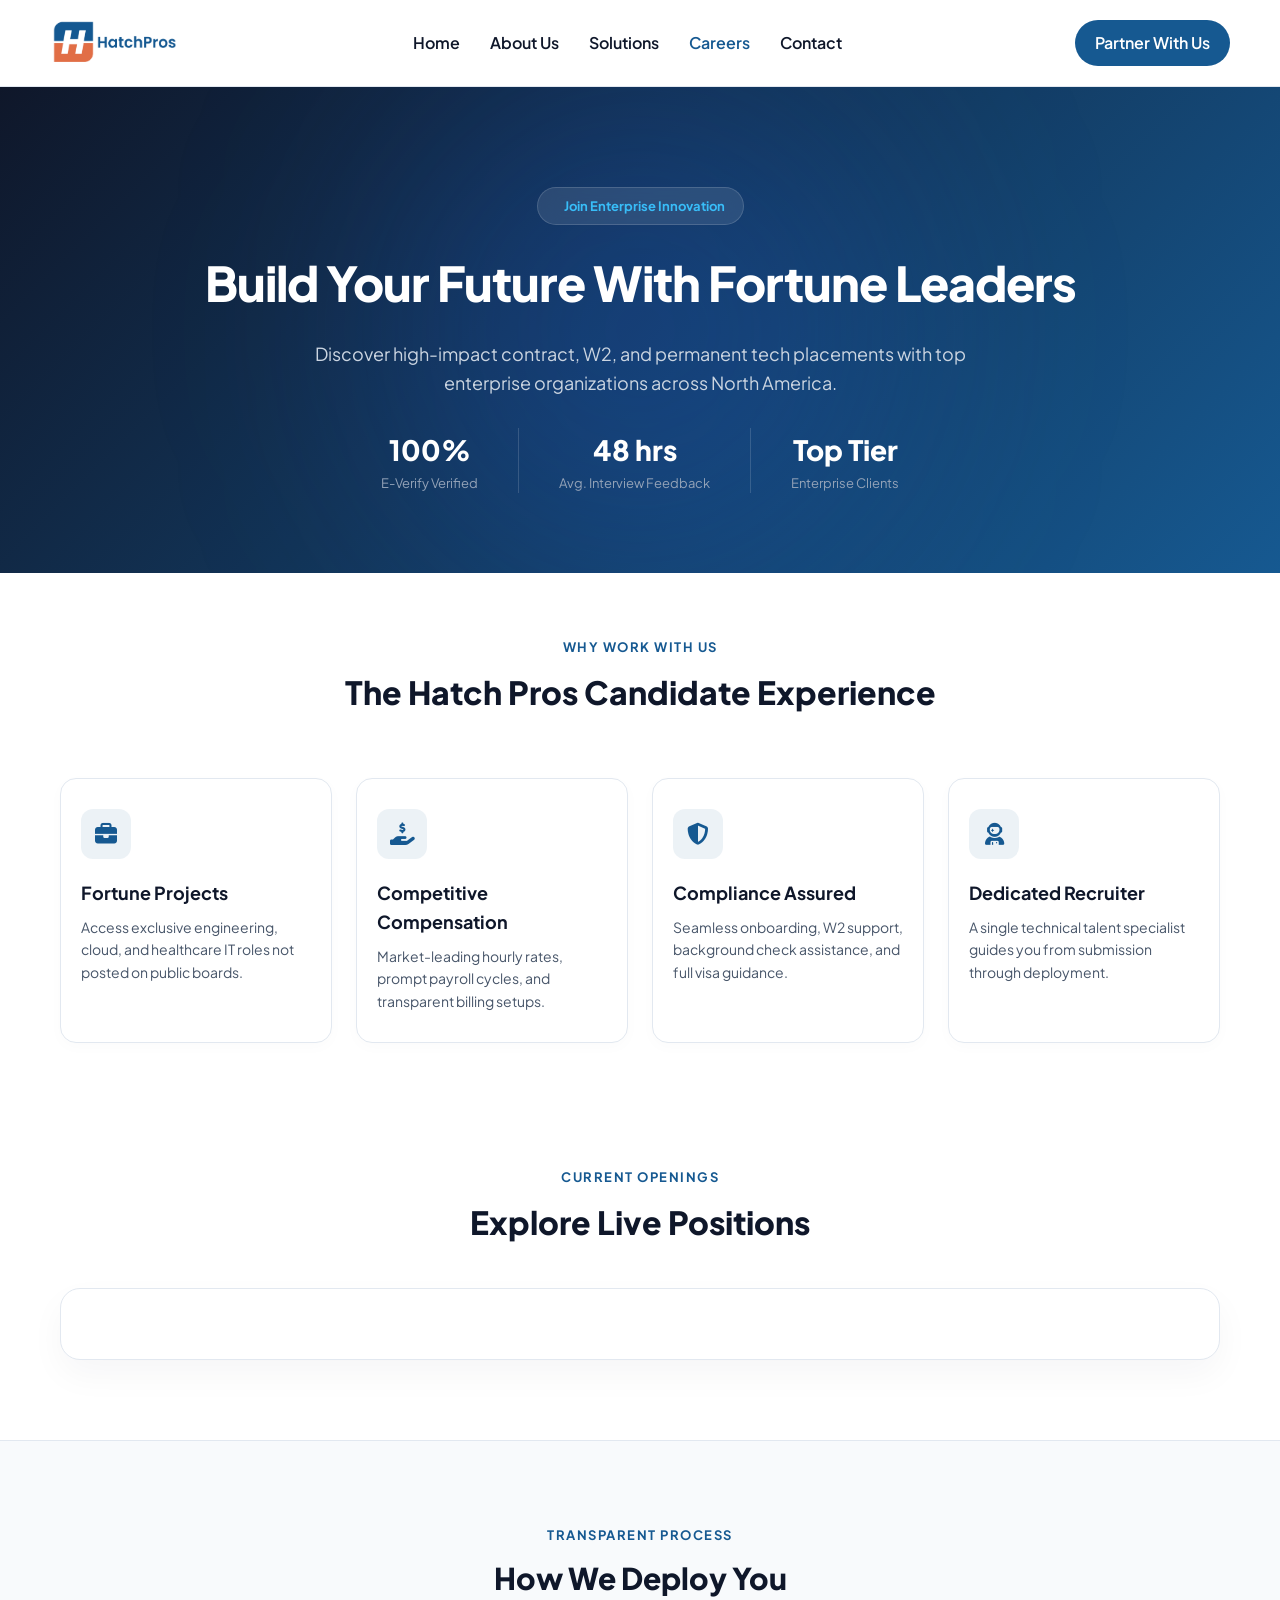
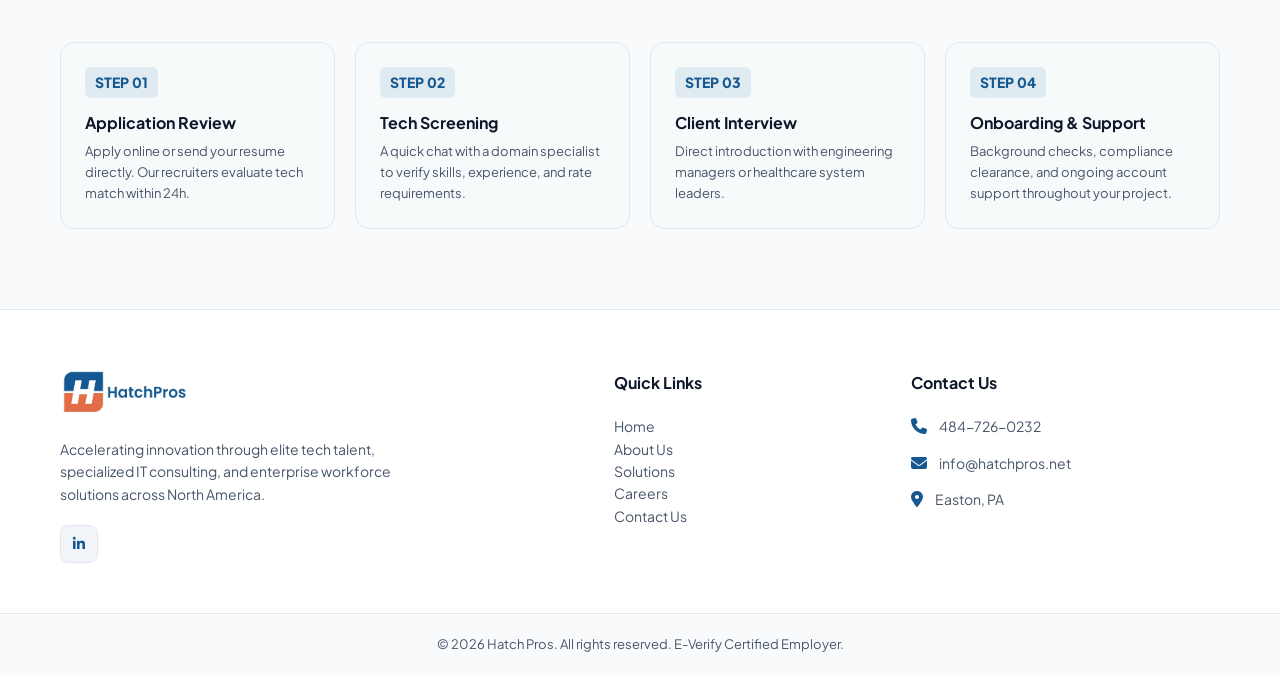
<file: careers.html>
<!DOCTYPE html>
<html lang="en">
<head>
    <meta charset="UTF-8">
    <meta name="viewport" content="width=device-width, initial-scale=1.0">
    <title>Careers | Hatch Pros Tech Talent</title>
    <!-- Font Awesome Icons -->
    <link rel="stylesheet" href="https://cdnjs.cloudflare.com/ajax/libs/font-awesome/6.4.0/css/all.min.css">
    <!-- Google Fonts -->
    <link href="https://fonts.googleapis.com/css2?family=Plus+Jakarta+Sans:wght@400;500;600;700;800&display=swap" rel="stylesheet">
    <!-- Shared Stylesheet -->
    <link rel="stylesheet" href="style.css">

    <style>
        .careers-hero {
            position: relative;
            background: linear-gradient(135deg, #0f172a 0%, #165991 100%);
            color: #ffffff;
            padding: 100px 0 80px;
            overflow: hidden;
            text-align: center;
        }

        .careers-hero-glow {
            position: absolute;
            top: 50%;
            left: 50%;
            transform: translate(-50%, -50%);
            width: 500px;
            height: 500px;
            background: rgba(37, 99, 235, 0.2);
            filter: blur(120px);
            border-radius: 50%;
            pointer-events: none;
        }

        .hero-pill-badge {
            display: inline-flex;
            align-items: center;
            gap: 8px;
            background: rgba(255, 255, 255, 0.1);
            backdrop-filter: blur(10px);
            padding: 8px 18px;
            border-radius: 50px;
            font-size: 13px;
            font-weight: 700;
            color: #38bdf8;
            border: 1px solid rgba(255, 255, 255, 0.15);
            margin-bottom: 20px;
        }

        .perks-grid {
            display: grid;
            grid-template-columns: repeat(4, 1fr);
            gap: 24px;
            margin: 60px 0;
        }

        .perk-card {
            background: #ffffff;
            border: 1px solid #e2e8f0;
            padding: 30px 20px;
            border-radius: 16px;
            transition: all 0.3s cubic-bezier(0.165, 0.84, 0.44, 1);
            box-shadow: 0 4px 15px rgba(0,0,0,0.02);
        }

        .perk-card:hover {
            transform: translateY(-6px);
            border-color: rgba(37, 99, 235, 0.4);
            box-shadow: 0 20px 40px -10px rgba(22, 89, 145, 0.12);
        }

        .perk-icon {
            width: 50px;
            height: 50px;
            border-radius: 12px;
            background: rgba(22, 89, 145, 0.08);
            color: var(--primary);
            display: flex;
            align-items: center;
            justify-content: center;
            font-size: 22px;
            margin-bottom: 20px;
        }

        .process-steps {
            display: grid;
            grid-template-columns: repeat(4, 1fr);
            gap: 20px;
            position: relative;
            margin-top: 40px;
        }

        .step-card {
            background: rgba(248, 250, 252, 0.8);
            border: 1px solid #e2e8f0;
            padding: 24px;
            border-radius: 14px;
            position: relative;
        }

        .step-number {
            font-size: 14px;
            font-weight: 800;
            color: var(--primary);
            background: rgba(22, 89, 145, 0.1);
            padding: 4px 10px;
            border-radius: 6px;
            display: inline-block;
            margin-bottom: 12px;
        }

        .ceipal-portal-wrapper {
            background: #ffffff;
            border: 1px solid #e2e8f0;
            border-radius: 20px;
            padding: 35px;
            box-shadow: 0 15px 35px rgba(15, 23, 42, 0.04);
            position: relative;
        }

        @media (max-width: 992px) {
            .perks-grid, .process-steps {
                grid-template-columns: 1fr 1fr;
            }
        }

        @media (max-width: 600px) {
            .perks-grid, .process-steps {
                grid-template-columns: 1fr;
            }
        }
    </style>
</head>
<script>
document.addEventListener("DOMContentLoaded", () => {
    const observer = new IntersectionObserver((entries) => {
        entries.forEach(entry => {
            if (entry.isIntersecting) {
                entry.target.classList.add('active');
            }
        });
    }, { threshold: 0.1 });

    document.querySelectorAll('.service-card, .detail-card, .client-logo-card, .contact-form, .hero-text').forEach(el => {
        el.classList.add('reveal-on-scroll');
        observer.observe(el);
    });

    const cards = document.querySelectorAll('.service-card, .detail-card');
    cards.forEach(card => {
        card.addEventListener('mousemove', (e) => {
            const rect = card.getBoundingClientRect();
            const x = e.clientX - rect.left - (rect.width / 2);
            const y = e.clientY - rect.top - (rect.height / 2);
            
            card.style.transform = `perspective(1000px) rotateX(${-y / 15}deg) rotateY(${x / 15}deg) translateY(-8px)`;
        });

        card.addEventListener('mouseleave', () => {
            card.style.transform = `perspective(1000px) rotateX(0deg) rotateY(0deg) translateY(0px)`;
        });
    });
});
</script>
<body>

    <!-- Shared Navigation -->
    <header class="navbar">
        <a href="index.html" class="navbar-brand">
            <img src="images/logo.png" alt="HatchPros Logo" class="site-logo">
        </a>
        <ul class="nav-links">
            <li><a href="index.html">Home</a></li>
            <li><a href="about.html">About Us</a></li>
            <li><a href="services.html">Solutions</a></li>
            <li><a href="careers.html" class="active">Careers</a></li>
            <li><a href="contact.html">Contact</a></li>
        </ul>
        <a href="contact.html" class="nav-btn">Partner With Us</a>
    </header>

    <!-- 1. Careers Hero -->
    <section class="careers-hero">
        <div class="careers-hero-glow"></div>
        <div class="container" style="position: relative; z-index: 1;">
            <span class="hero-pill-badge">
                <i class="fa-solid fa-sparkles"></i> Join Enterprise Innovation
            </span>
            <h1 style="font-size: 48px; font-weight: 800; letter-spacing: -1px; margin-bottom: 18px;">Build Your Future With Fortune Leaders</h1>
            <p style="font-size: 18px; color: #cbd5e1; max-width: 700px; margin: 0 auto 30px;">Discover high-impact contract, W2, and permanent tech placements with top enterprise organizations across North America.</p>
            
            <div style="display: flex; justify-content: center; gap: 40px; margin-top: 30px;">
                <div>
                    <h4 style="font-size: 28px; font-weight: 800; color: #ffffff;">100%</h4>
                    <p style="font-size: 13px; color: #94a3b8;">E-Verify Verified</p>
                </div>
                <div style="width: 1px; background: rgba(255,255,255,0.15);"></div>
                <div>
                    <h4 style="font-size: 28px; font-weight: 800; color: #ffffff;">48 hrs</h4>
                    <p style="font-size: 13px; color: #94a3b8;">Avg. Interview Feedback</p>
                </div>
                <div style="width: 1px; background: rgba(255,255,255,0.15);"></div>
                <div>
                    <h4 style="font-size: 28px; font-weight: 800; color: #ffffff;">Top Tier</h4>
                    <p style="font-size: 13px; color: #94a3b8;">Enterprise Clients</p>
                </div>
            </div>
        </div>
    </section>

    <!-- 2. Candidate Benefits & Perks Grid -->
    <section style="padding: 60px 0 20px;">
        <div class="container">
            <div style="text-align: center; max-width: 650px; margin: 0 auto;">
                <span style="color: var(--primary); font-weight: 700; font-size: 13px; letter-spacing: 1.5px; text-transform: uppercase;">WHY WORK WITH US</span>
                <h2 style="font-size: 32px; font-weight: 800; margin-top: 8px;">The Hatch Pros Candidate Experience</h2>
            </div>

            <div class="perks-grid">
                <div class="perk-card">
                    <div class="perk-icon"><i class="fa-solid fa-briefcase"></i></div>
                    <h3 style="font-size: 18px; font-weight: 700; margin-bottom: 8px;">Fortune Projects</h3>
                    <p style="font-size: 14px; color: var(--text-muted);">Access exclusive engineering, cloud, and healthcare IT roles not posted on public boards.</p>
                </div>

                <div class="perk-card">
                    <div class="perk-icon"><i class="fa-solid fa-hand-holding-dollar"></i></div>
                    <h3 style="font-size: 18px; font-weight: 700; margin-bottom: 8px;">Competitive Compensation</h3>
                    <p style="font-size: 14px; color: var(--text-muted);">Market-leading hourly rates, prompt payroll cycles, and transparent billing setups.</p>
                </div>

                <div class="perk-card">
                    <div class="perk-icon"><i class="fa-solid fa-shield-halved"></i></div>
                    <h3 style="font-size: 18px; font-weight: 700; margin-bottom: 8px;">Compliance Assured</h3>
                    <p style="font-size: 14px; color: var(--text-muted);">Seamless onboarding, W2 support, background check assistance, and full visa guidance.</p>
                </div>

                <div class="perk-card">
                    <div class="perk-icon"><i class="fa-solid fa-user-astronaut"></i></div>
                    <h3 style="font-size: 18px; font-weight: 700; margin-bottom: 8px;">Dedicated Recruiter</h3>
                    <p style="font-size: 14px; color: var(--text-muted);">A single technical talent specialist guides you from submission through deployment.</p>
                </div>
            </div>
        </div>
    </section>

    <!-- 3. Embedded Ceipal Job Portal -->
    <section id="open-jobs" style="padding: 40px 0 80px;">
        <div class="container">
            <div style="text-align: center; max-width: 650px; margin: 0 auto 40px;">
                <span style="color: var(--primary); font-weight: 700; font-size: 13px; letter-spacing: 1.5px; text-transform: uppercase;">CURRENT OPENINGS</span>
                <h2 style="font-size: 32px; font-weight: 800; margin-top: 8px;">Explore Live Positions</h2>
            </div>

            <div class="ceipal-portal-wrapper">
                <script type="text/javascript" src="https://jobsapi.ceipal.com/APISource/widget.js" data-ceipal-api-key="ZXByVXBOOCtFSWJXWVgwREU2VVAwUT09" data-ceipal-career-portal-id="Z3RkUkt2OXZJVld2MjFpOVRSTXoxZz09"></script>
                <div id="example-widget-container"></div>
            </div>
        </div>
    </section>

    <!-- 4. Hiring Process Walkthrough -->
    <section style="background-color: var(--bg-light); padding: 80px 0; border-top: 1px solid #e2e8f0;">
        <div class="container">
            <div style="text-align: center; max-width: 600px; margin: 0 auto 30px;">
                <span style="color: var(--primary); font-weight: 700; font-size: 13px; letter-spacing: 1.5px; text-transform: uppercase;">TRANSPARENT PROCESS</span>
                <h2 style="font-size: 30px; font-weight: 800; margin-top: 8px;">How We Deploy You</h2>
            </div>

            <div class="process-steps">
                <div class="step-card">
                    <span class="step-number">STEP 01</span>
                    <h4 style="font-size: 16px; font-weight: 700; margin-bottom: 6px;">Application Review</h4>
                    <p style="font-size: 13px; color: var(--text-muted);">Apply online or send your resume directly. Our recruiters evaluate tech match within 24h.</p>
                </div>

                <div class="step-card">
                    <span class="step-number">STEP 02</span>
                    <h4 style="font-size: 16px; font-weight: 700; margin-bottom: 6px;">Tech Screening</h4>
                    <p style="font-size: 13px; color: var(--text-muted);">A quick chat with a domain specialist to verify skills, experience, and rate requirements.</p>
                </div>

                <div class="step-card">
                    <span class="step-number">STEP 03</span>
                    <h4 style="font-size: 16px; font-weight: 700; margin-bottom: 6px;">Client Interview</h4>
                    <p style="font-size: 13px; color: var(--text-muted);">Direct introduction with engineering managers or healthcare system leaders.</p>
                </div>

                <div class="step-card">
                    <span class="step-number">STEP 04</span>
                    <h4 style="font-size: 16px; font-weight: 700; margin-bottom: 6px;">Onboarding & Support</h4>
                    <p style="font-size: 13px; color: var(--text-muted);">Background checks, compliance clearance, and ongoing account support throughout your project.</p>
                </div>
            </div>
        </div>
    </section>

    <!-- Clean Single Footer Structure -->
    <footer class="site-footer">
        <div class="container footer-grid">
            <div>
                <a href="index.html" class="footer-logo-link">
                    <img src="images/logo.png" alt="HatchPros Logo" class="site-logo">
                </a>
                <p class="footer-desc">
                    Accelerating innovation through elite tech talent, specialized IT consulting, and enterprise workforce solutions across North America.
                </p>
                <div class="footer-socials">
                    <a href="https://www.linkedin.com/company/hatchpros/" target="_blank" aria-label="LinkedIn"><i class="fa-brands fa-linkedin-in"></i></a>
                </div>
            </div>

            <div>
                <h4 class="footer-heading">Quick Links</h4>
                <ul class="footer-links">
                    <li><a href="index.html">Home</a></li>
                    <li><a href="about.html">About Us</a></li>
                    <li><a href="services.html">Solutions</a></li>
                    <li><a href="careers.html">Careers</a></li>
                    <li><a href="contact.html">Contact Us</a></li>
                </ul>
            </div>

            <div>
                <h4 class="footer-heading">Contact Us</h4>
                <ul class="footer-contact-list">
                    <li><i class="fa-solid fa-phone"></i> 484-726-0232</li>
                    <li><i class="fa-solid fa-envelope"></i> <a href="mailto:info@hatchpros.net">info@hatchpros.net</a></li>
                    <li><i class="fa-solid fa-location-dot"></i> Easton, PA</li>
                </ul>
            </div>
        </div>

        <div class="footer-bottom">
            <div class="container">
                <p>&copy; 2026 Hatch Pros. All rights reserved. E-Verify Certified Employer.</p>
            </div>
        </div>
    </footer>
</body>
</html>
</file>
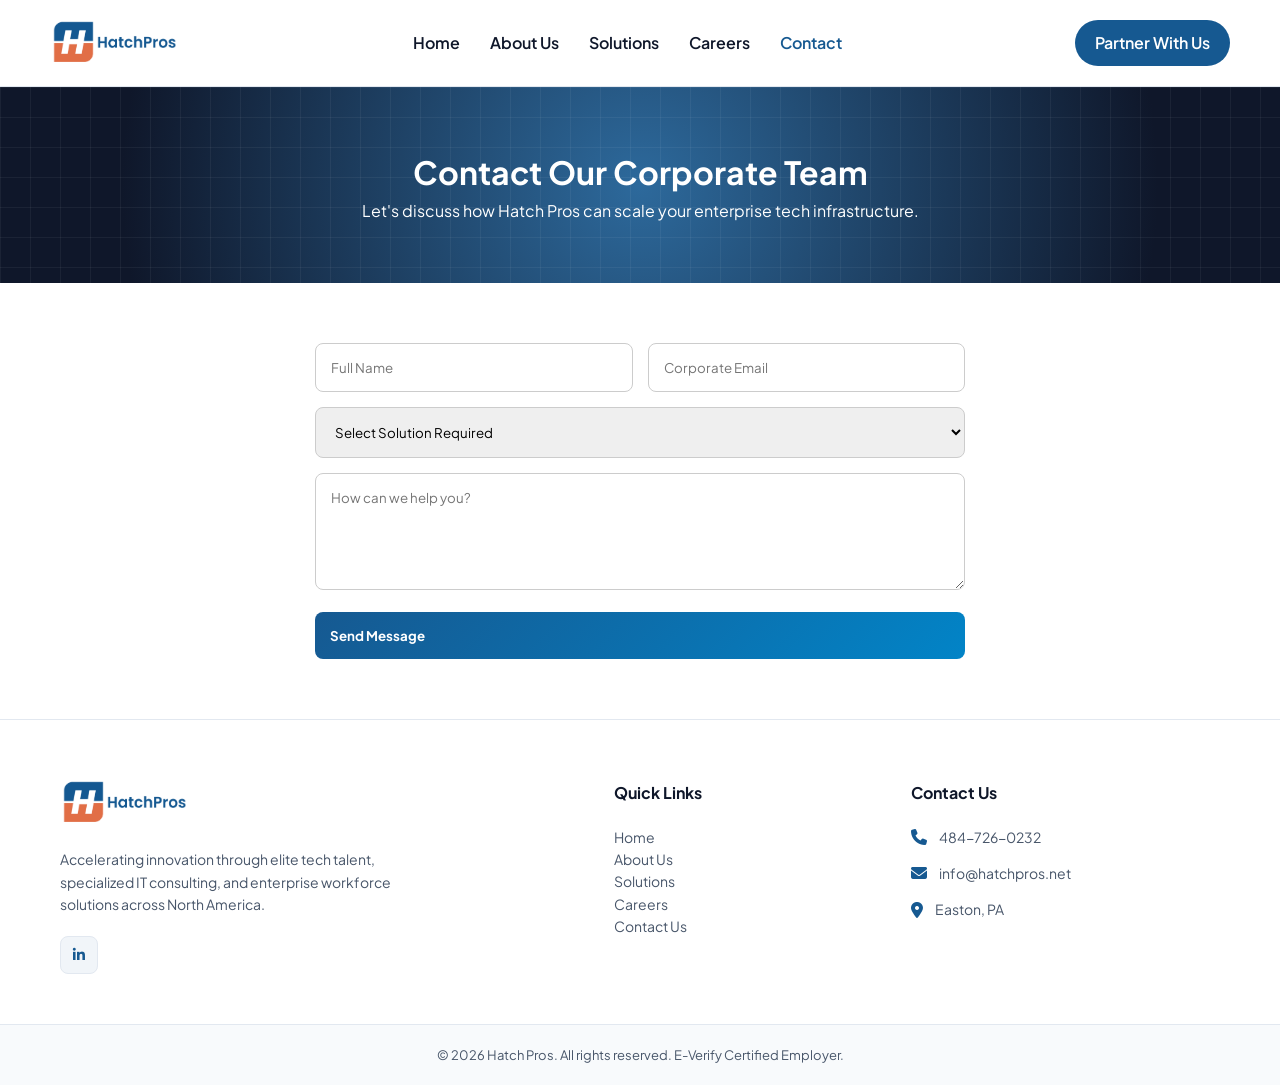
<file: contact.html>
<!DOCTYPE html>
<html lang="en">
<head>
    <meta charset="UTF-8">
    <meta name="viewport" content="width=device-width, initial-scale=1.0">
    <title>Hatch Pros | Contact Us</title>
    <link rel="stylesheet" href="https://cdnjs.cloudflare.com/ajax/libs/font-awesome/6.4.0/css/all.min.css">
    <link href="https://fonts.googleapis.com/css2?family=Plus+Jakarta+Sans:wght@400;600;700;800&display=swap" rel="stylesheet">
    <link rel="stylesheet" href="style.css">
</head>
<script>
document.addEventListener("DOMContentLoaded", () => {
    const observer = new IntersectionObserver((entries) => {
        entries.forEach(entry => {
            if (entry.isIntersecting) {
                entry.target.classList.add('active');
            }
        });
    }, { threshold: 0.1 });

    document.querySelectorAll('.service-card, .detail-card, .client-logo-card, .contact-form, .hero-text').forEach(el => {
        el.classList.add('reveal-on-scroll');
        observer.observe(el);
    });

    const cards = document.querySelectorAll('.service-card, .detail-card');
    cards.forEach(card => {
        card.addEventListener('mousemove', (e) => {
            const rect = card.getBoundingClientRect();
            const x = e.clientX - rect.left - (rect.width / 2);
            const y = e.clientY - rect.top - (rect.height / 2);
            
            card.style.transform = `perspective(1000px) rotateX(${-y / 15}deg) rotateY(${x / 15}deg) translateY(-8px)`;
        });

        card.addEventListener('mouseleave', () => {
            card.style.transform = `perspective(1000px) rotateX(0deg) rotateY(0deg) translateY(0px)`;
        });
    });
});
</script>
<body>

    <!-- Shared Navigation -->
    <header class="navbar">
        <a href="index.html" class="navbar-brand">
            <img src="images/logo.png" alt="HatchPros Logo" class="site-logo">
        </a>
        <ul class="nav-links">
            <li><a href="index.html">Home</a></li>
            <li><a href="about.html">About Us</a></li>
            <li><a href="services.html">Solutions</a></li>
            <li><a href="careers.html">Careers</a></li>
            <li><a href="contact.html" class="active">Contact</a></li>
        </ul>
        <a href="contact.html" class="nav-btn">Partner With Us</a>
    </header>

    <div class="page-header">
        <div class="container">
            <h1>Contact Our Corporate Team</h1>
            <p>Let's discuss how Hatch Pros can scale your enterprise tech infrastructure.</p>
        </div>
    </div>

    <section class="container" style="padding: 60px 20px;">
        <form class="contact-form" action="https://api.web3forms.com/submit" method="POST" style="max-width: 650px; margin: 0 auto;">
            <input type="hidden" name="access_key" value="f12160ae-72b0-4f01-8a3a-3145614e47a4">
            
            <div style="display: grid; grid-template-columns: 1fr 1fr; gap: 15px;">
                <input type="text" name="name" placeholder="Full Name" required style="padding:15px; border-radius:8px; border:1px solid #ccc;">
                <input type="email" name="email" placeholder="Corporate Email" required style="padding:15px; border-radius:8px; border:1px solid #ccc;">
            </div>

            <select name="service" required style="padding:15px; border-radius:8px; border:1px solid #ccc; margin-top: 15px; width: 100%;">
                <option value="" disabled selected>Select Solution Required</option>
                <option value="it-consulting">IT Consulting & Staffing</option>
                <option value="healthcare-it">Healthcare IT Solutions</option>
                <option value="cybersecurity">Cybersecurity & Compliance</option>
                <option value="workforce-solutions">Enterprise Workforce Solutions</option>
                <option value="offshore-dev">Offshore Development & Staffing</option>
                <option value="ai-ml">AI & Machine Learning Solutions</option>
                <option value="cloud-devops">Cloud & DevOps Engineering</option>
                <option value="data-engineering">Data Engineering & Analytics</option>
            </select>

            <textarea name="message" rows="5" placeholder="How can we help you?" required style="padding:15px; border-radius:8px; border:1px solid #ccc; margin-top: 15px; width: 100%;"></textarea>
            
            <button type="submit" class="btn-primary" style="margin-top: 15px; width: 100%; border: none; cursor: pointer; padding: 15px;">Send Message</button>
        </form>
    </section>

    <!-- Footer Structure -->
    <footer class="site-footer">
        <div class="container footer-grid">
            <div>
                <a href="index.html" class="footer-logo-link">
                    <img src="images/logo.png" alt="HatchPros Logo" class="site-logo">
                </a>
                <p class="footer-desc">
                    Accelerating innovation through elite tech talent, specialized IT consulting, and enterprise workforce solutions across North America.
                </p>
                <div class="footer-socials">
                    <a href="https://www.linkedin.com/company/hatchpros/" target="_blank" aria-label="LinkedIn"><i class="fa-brands fa-linkedin-in"></i></a>
                </div>
            </div>

            <div>
                <h4 class="footer-heading">Quick Links</h4>
                <ul class="footer-links">
                    <li><a href="index.html">Home</a></li>
                    <li><a href="about.html">About Us</a></li>
                    <li><a href="services.html">Solutions</a></li>
                    <li><a href="careers.html">Careers</a></li>
                    <li><a href="contact.html">Contact Us</a></li>
                </ul>
            </div>

            <div>
                <h4 class="footer-heading">Contact Us</h4>
                <ul class="footer-contact-list">
                    <li><i class="fa-solid fa-phone"></i> 484-726-0232</li>
                    <li><i class="fa-solid fa-envelope"></i> <a href="mailto:info@hatchpros.net">info@hatchpros.net</a></li>
                    <li><i class="fa-solid fa-location-dot"></i> Easton, PA</li>
                </ul>
            </div>
        </div>

        <div class="footer-bottom">
            <div class="container">
                <p>&copy; 2026 Hatch Pros. All rights reserved. E-Verify Certified Employer.</p>
            </div>
        </div>
    </footer>
</body>
</html>
</file>
<file: style.css>
@import url('https://fonts.googleapis.com/css2?family=Plus+Jakarta+Sans:wght@400;600;700;800&display=swap');

:root {
    --primary: #165991;
    --primary-dark: #0f3c63;
    --text-dark: #0f172a;
    --text-muted: #475569;
    --bg-light: #f8fafc;
    --white: #ffffff;
}

* {
    margin: 0;
    padding: 0;
    box-sizing: border-box;
    font-family: 'Plus Jakarta Sans', sans-serif;
}

body {
    background-color: var(--white);
    color: var(--text-dark);
    line-height: 1.6;
}

.container {
    max-width: 1200px;
    margin: 0 auto;
    padding: 0 20px;
}

/* Navbar */
.navbar {
    display: flex;
    justify-content: space-between;
    align-items: center;
    padding: 20px 50px;
    background: var(--white);
    border-bottom: 1px solid #e2e8f0;
    position: sticky;
    top: 0;
    z-index: 1000;
}

.logo-text {
    font-size: 24px;
    font-weight: 800;
    color: var(--text-dark);
    text-decoration: none;
}

.logo-text span {
    color: var(--primary);
}

.nav-links {
    display: flex;
    gap: 30px;
    list-style: none;
}

.nav-links a {
    text-decoration: none;
    color: var(--text-dark);
    font-weight: 600;
}

.nav-links a.active, .nav-links a:hover {
    color: var(--primary);
}

.nav-btn {
    background: var(--primary);
    color: var(--white);
    padding: 10px 20px;
    border-radius: 50px;
    text-decoration: none;
    font-weight: 600;
    position: relative;
    z-index: 1;
    overflow: hidden;
    transition: all 0.3s cubic-bezier(0.16, 1, 0.3, 1);
}

/* Page Header Banner */
.page-header {
    background: radial-gradient(circle at 50% 50%, rgba(22, 89, 145, 0.9), #0f172a 80%);
    color: var(--white);
    padding: 60px 0;
    text-align: center;
    position: relative;
    overflow: hidden;
}

.page-header::before {
    content: '';
    position: absolute;
    top: 0; left: 0; right: 0; bottom: 0;
    background-image: linear-gradient(rgba(255, 255, 255, 0.05) 1px, transparent 1px),
                      linear-gradient(90deg, rgba(255, 255, 255, 0.05) 1px, transparent 1px);
    background-size: 30px 30px;
    animation: gridMove 20s linear infinite;
}

@keyframes gridMove {
    0% { background-position: 0 0; }
    100% { background-position: 30px 60px; }
}

/* Hero Section */
.hero {
    padding: 80px 0;
}

.hero-container {
    display: grid;
    grid-template-columns: 1fr 1fr;
    gap: 40px;
    align-items: center;
}

.hero-text h1 {
    font-size: 44px;
    margin-bottom: 20px;
}

.hero-text h1 span {
    color: var(--primary);
}

.btn-primary {
    background: linear-gradient(135deg, #165991 0%, #0284c7 100%);
    color: var(--white);
    padding: 14px 28px;
    border-radius: 8px;
    text-decoration: none;
    font-weight: 700;
    display: inline-flex;
    align-items: center;
    gap: 10px;
    position: relative;
    z-index: 1;
    overflow: hidden;
    transition: all 0.3s cubic-bezier(0.16, 1, 0.3, 1);
    border: none;
}

.btn-primary:hover, .nav-btn:hover {
    transform: translateY(-3px);
    box-shadow: 0 10px 25px -5px rgba(2, 132, 199, 0.5), 0 0 20px rgba(56, 189, 248, 0.4);
}

.hero-image img {
    width: 100%;
    height: auto;
    border-radius: 16px;
}

/* Grids & Cards */
.features-grid,
.services-grid,
.why-choose-us-grid {
    display: grid;
    grid-template-columns: repeat(3, 1fr);
    gap: 25px;
    width: 100%;
}

.service-card {
    background: var(--white);
    border-radius: 16px;
    overflow: hidden;
    border: 1px solid #e2e8f0;
    transition: transform 0.2s ease-out, box-shadow 0.3s ease, border-color 0.3s ease;
}

.service-card:hover, .detail-card:hover {
    border-color: #38bdf8;
    box-shadow: 0 20px 40px -15px rgba(14, 165, 233, 0.3), 0 0 20px 2px rgba(56, 189, 248, 0.15);
}

/* Client Partners Section */
.clients-section {
    padding: 80px 0;
    background-color: #ffffff;
    border-top: 1px solid #e2e8f0;
    border-bottom: 1px solid #e2e8f0;
}

.clients-header {
    text-align: center;
    max-width: 650px;
    margin: 0 auto 50px;
}

.clients-header h2 {
    font-size: 32px;
    font-weight: 800;
    color: var(--text-dark);
    margin-top: 8px;
    margin-bottom: 12px;
}

.clients-grid {
    display: grid;
    grid-template-columns: repeat(4, 1fr);
    gap: 24px;
    align-items: center;
}

.client-logo-card {
    background: #f8fafc;
    border: 1px solid #e2e8f0;
    border-radius: 14px;
    padding: 25px 20px;
    height: 110px;
    display: flex;
    align-items: center;
    justify-content: center;
    transition: all 0.3s cubic-bezier(0.165, 0.84, 0.44, 1);
}

.client-logo-card img {
    max-width: 85%;
    max-height: 65px;
    object-fit: contain;
}

/* Branding */
.site-logo {
    height: 45px;
    width: auto;
    display: block;
    object-fit: contain;
}

.footer-logo-link {
    display: inline-block;
    margin-bottom: 18px;
}

.footer-logo-img {
    height: 42px;
    width: auto;
    display: block;
    object-fit: contain;
}

/* Footer Styling */
footer, .site-footer {
    background-color: #ffffff;
    color: var(--text-dark);
    padding: 60px 0 0;
    border-top: 1px solid #e2e8f0;
    font-size: 14px;
}

.footer-grid {
    display: grid;
    grid-template-columns: 2fr 1fr 1.2fr;
    gap: 40px;
    padding-bottom: 50px;
}

.footer-desc {
    line-height: 1.6;
    margin-bottom: 20px;
    max-width: 360px;
    color: var(--text-muted);
}

.footer-heading {
    color: var(--text-dark);
    font-size: 16px;
    font-weight: 700;
    margin-bottom: 20px;
}

.footer-contact-list, .footer-links {
    list-style: none;
}

.footer-contact-list li {
    display: flex;
    align-items: center;
    gap: 12px;
    margin-bottom: 14px;
    color: var(--text-muted);
}

.footer-contact-list i {
    color: var(--primary);
    font-size: 16px;
}

.footer-contact-list a, .footer-links a {
    color: var(--text-muted);
    text-decoration: none;
    transition: color 0.2s ease;
}

.footer-contact-list a:hover, .footer-links a:hover {
    color: var(--primary);
}

.footer-socials a {
    display: inline-flex;
    align-items: center;
    justify-content: center;
    width: 38px;
    height: 38px;
    border-radius: 8px;
    background: #f1f5f9;
    color: var(--primary);
    border: 1px solid #e2e8f0;
    text-decoration: none;
}

.footer-bottom {
    background-color: #f8fafc;
    padding: 20px 0;
    border-top: 1px solid #e2e8f0;
    text-align: center;
    font-size: 13px;
    color: var(--text-muted);
}

.reveal-on-scroll {
    opacity: 0;
    transform: translateY(40px);
    transition: opacity 0.8s cubic-bezier(0.16, 1, 0.3, 1), transform 0.8s cubic-bezier(0.16, 1, 0.3, 1);
}

.reveal-on-scroll.active {
    opacity: 1;
    transform: translateY(0);
}

/* Mobile Overrides */
@media screen and (max-width: 768px) {
    .navbar {
        padding: 15px 20px;
        flex-wrap: wrap;
    }

    .hero-container {
        grid-template-columns: 1fr;
    }

    .features-grid,
    .services-grid,
    .why-choose-us-grid,
    .clients-grid {
        grid-template-columns: 1fr;
        gap: 20px;
    }

    .footer-grid {
        grid-template-columns: 1fr;
        gap: 30px;
    }
}
</file>
